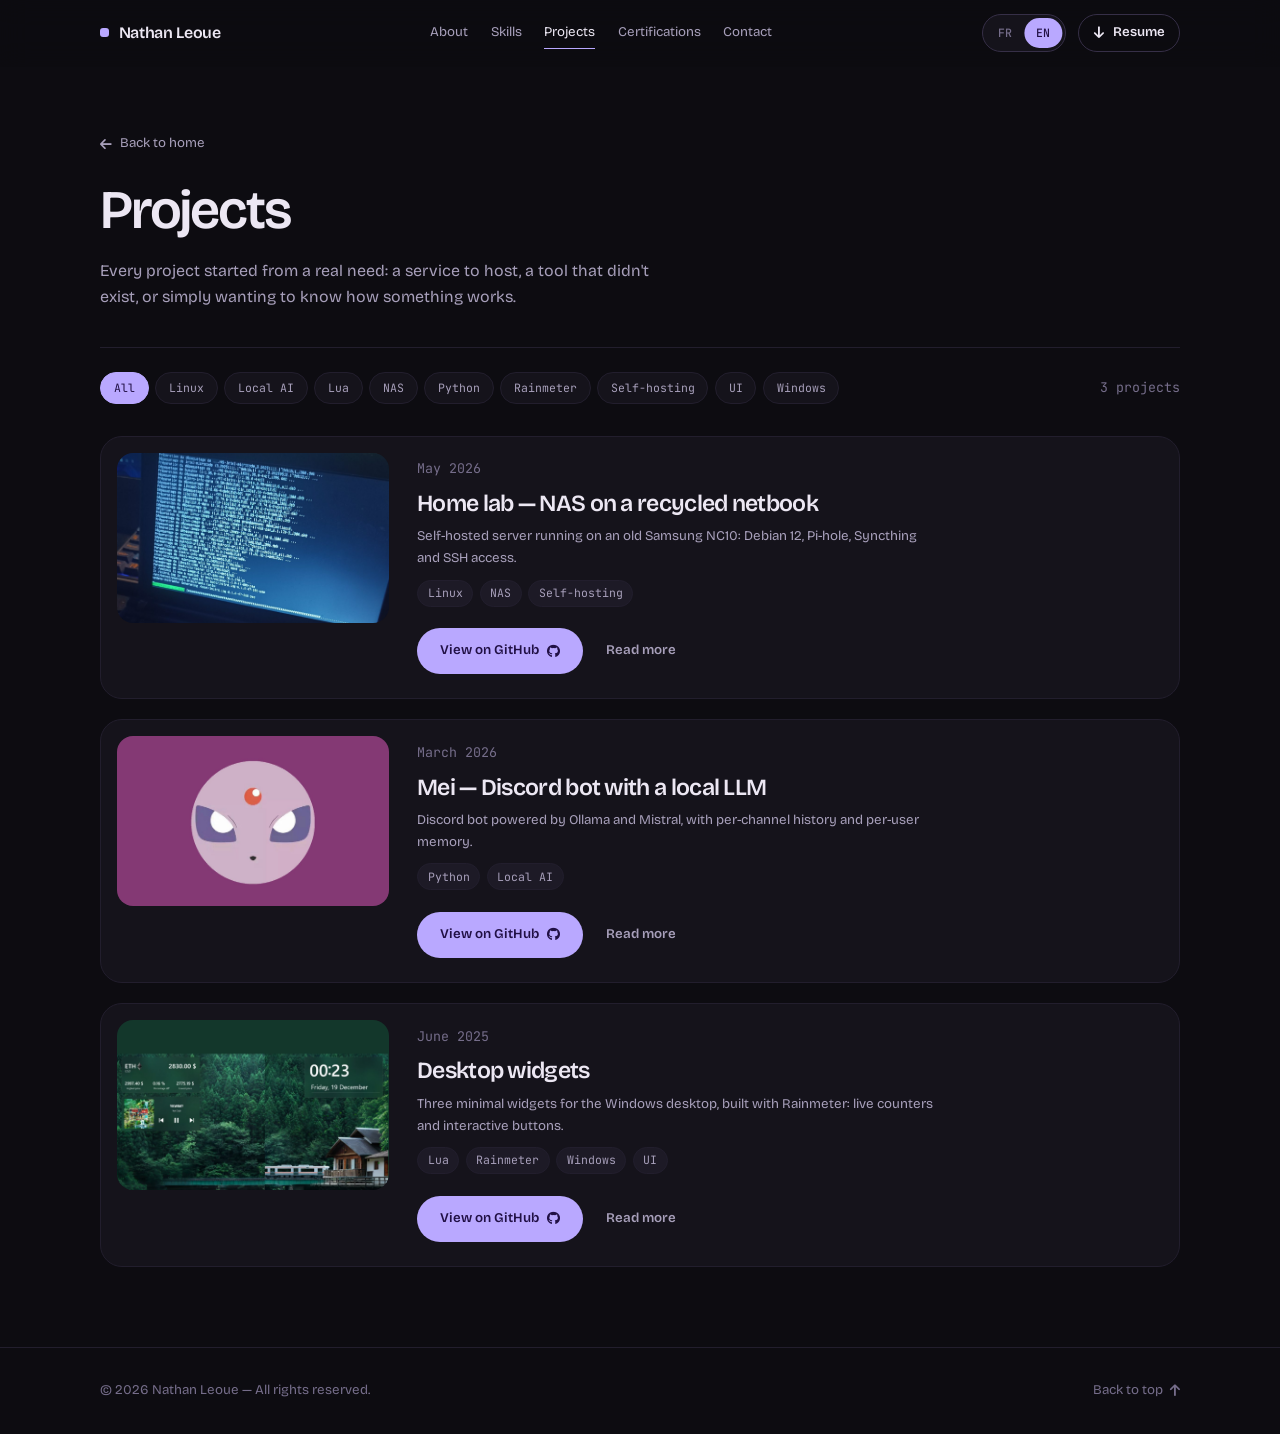
<file: projects.html>
<!DOCTYPE html>
<html lang="fr">
<head>
    <meta charset="UTF-8">
    <meta name="viewport" content="width=device-width, initial-scale=1.0">
    <title>Projets — Nathan Leoue</title>
    <meta name="description" content="Tous les projets de Nathan Leoue : home lab, IA locale, développement web et outils système.">
    <meta name="theme-color" content="#0d0c11">

    <meta property="og:type" content="website">
    <meta property="og:title" content="Projets — Nathan Leoue">
    <meta property="og:description" content="Home lab, IA locale, développement web et outils système.">
    <meta property="og:url" content="https://nathan-leoue.github.io/projects.html">
    <meta property="og:image" content="https://github.com/nathan-leoue.png">

    <link rel="icon" href="https://github.com/nathan-leoue.png">
    <link rel="preconnect" href="https://fonts.googleapis.com">
    <link rel="preconnect" href="https://fonts.gstatic.com" crossorigin>
    <link rel="stylesheet" href="https://fonts.googleapis.com/css2?family=Bricolage+Grotesque:opsz,wght@12..96,300..800&family=JetBrains+Mono:wght@400;500&display=swap">
    <link rel="stylesheet" href="https://cdnjs.cloudflare.com/ajax/libs/font-awesome/6.5.0/css/all.min.css">
    <link rel="stylesheet" href="css/style.css">
</head>

<body data-title-key="meta.titleProjects">
    <a class="skip-link" href="#main" data-i18n="a11y.skip">Aller au contenu</a>

    <header class="topbar">
        <div class="shell topbar-inner">
            <a class="brand" href="index.html" data-i18n-attr="aria-label:nav.home">
                <span class="brand-dot" aria-hidden="true"></span>
                <span class="brand-name">Nathan Leoue</span>
            </a>

            <nav class="nav-links" data-i18n-attr="aria-label:a11y.nav">
                <a href="index.html#about" data-i18n="nav.about"></a>
                <a href="index.html#skills" data-i18n="nav.skills"></a>
                <a href="projects.html" class="is-current" data-i18n="nav.projects"></a>
                <a href="index.html#certifications" data-i18n="nav.certs"></a>
                <a href="index.html#contact" data-i18n="nav.contact"></a>
            </nav>

            <div class="topbar-actions">
                <div class="lang-switch" role="group" data-lang-switch="fr"
                     data-i18n-attr="aria-label:a11y.langGroup">
                    <span class="lang-thumb" aria-hidden="true"></span>
                    <button class="lang-btn" type="button" data-lang="fr" lang="fr">FR</button>
                    <button class="lang-btn" type="button" data-lang="en" lang="en">EN</button>
                </div>

                <a class="btn btn-outline btn-sm" href="assets/cv/cv-nathan-leoue.pdf" download>
                    <i class="fa-solid fa-arrow-down" aria-hidden="true"></i>
                    <span data-i18n="nav.cv"></span>
                </a>
            </div>
        </div>
    </header>

    <main id="main">
        <section class="page-head">
            <div class="shell">
                <a class="back-link" href="index.html">
                    <i class="fa-solid fa-arrow-left" aria-hidden="true"></i>
                    <span data-i18n="nav.backHome"></span>
                </a>
                <h1 class="page-title" data-i18n="projects.title"></h1>
                <p class="page-intro" data-i18n="projects.pageIntro"></p>

                <div class="filter-bar">
                    <!-- Boutons générés par js/projects.js à partir des tags -->
                    <div class="filters" id="projects-filters" role="group"></div>
                    <p class="band-meta mono" id="projects-count"></p>
                </div>
            </div>
        </section>

        <section class="band band-flush">
            <div class="shell">
                <!-- Cartes générées par js/projects.js -->
                <div class="project-list" id="projects-grid"></div>
            </div>
        </section>
    </main>

    <footer class="site-footer">
        <div class="shell footer-inner">
            <p>© <span data-year>2026</span> Nathan Leoue — <span data-i18n="footer.rights"></span></p>
            <p class="footer-note mono" data-i18n="footer.built"></p>
            <a class="footer-top" href="#main">
                <span data-i18n="footer.top"></span>
                <i class="fa-solid fa-arrow-up" aria-hidden="true"></i>
            </a>
        </div>
    </footer>

    <script type="module" src="js/projects.js"></script>
</body>
</html>
</file>
<file: css/style.css>
/* ==========================================================================
   Nathan Leoue — feuille de style
   --------------------------------------------------------------------------
   Sommaire
     01. Tokens (couleurs, typo, espacements)
     02. Base & réinitialisation
     03. Utilitaires
     04. Mise en page (shell, bandes, grille de section)
     05. En-tête, navigation, sélecteur de langue
     06. Boutons
     07. Hero + encadré "neofetch"
     08. Compétences
     09. Projets (cartes, filtres, page dédiée)
     10. Certifications
     11. Contact
     12. Fiche détaillée (modale)
     13. Pied de page
     14. Page 404
     15. Responsive
     16. Préférences d'accessibilité
   ========================================================================== */


/* ==========================================================================
   01. TOKENS
   Une seule source de vérité pour les couleurs. Pour changer l'ambiance du
   site, il suffit de toucher à ce bloc — rien d'autre.
   Palette pensée comme du Material You : les surfaces ne sont pas grises mais
   légèrement teintées de violet, et l'accent est un ton clair posé sur du
   sombre (et non l'inverse).
   ========================================================================== */
:root {
    /* Surfaces, du plus bas au plus haut */
    --surface:        #0d0c11;
    --surface-1:      #15131b;
    --surface-2:      #1d1a26;
    --surface-3:      #262132;

    /* Contours */
    --outline:        #362f47;
    --outline-weak:   #221e2d;

    /* Accent principal */
    --primary:        #b9a8ff;
    --primary-dim:    #6d5cc0;
    --primary-soft:   rgba(185, 168, 255, 0.12);
    --on-primary:     #211045;

    /* Accent secondaire — réservé aux certifications obtenues */
    --accent:         #7fd7c8;
    --accent-soft:    rgba(127, 215, 200, 0.12);

    /* Texte */
    --text:           #ece7f3;
    --text-muted:     #a79fba;
    --text-faint:     #756d8a;

    /* Typographie */
    --font-body: "Bricolage Grotesque", system-ui, -apple-system, "Segoe UI", Roboto, sans-serif;
    --font-mono: "JetBrains Mono", ui-monospace, SFMono-Regular, Menlo, Consolas, monospace;

    /* Échelle typographique (ratio ~1.25) */
    --step--1: 0.833rem;
    --step-0:  1rem;
    --step-1:  1.15rem;
    --step-2:  1.45rem;
    --step-3:  1.9rem;

    /* Formes et mouvements */
    --radius-sm:  10px;
    --radius:     16px;
    --radius-lg:  22px;
    --ease: cubic-bezier(0.4, 0, 0.2, 1);
    --speed: 0.25s;
}


/* ==========================================================================
   02. BASE
   ========================================================================== */
*, *::before, *::after { box-sizing: border-box; }

html {
    scroll-behavior: smooth;
    /* Compense la hauteur de l'en-tête fixe quand on saute vers une ancre. */
    scroll-padding-top: 6rem;
    -webkit-text-size-adjust: 100%;
}

body {
    margin: 0;
    background-color: var(--surface);
    color: var(--text);
    font-family: var(--font-body);
    font-size: var(--step-0);
    line-height: 1.65;
    font-optical-sizing: auto;
    -webkit-font-smoothing: antialiased;
}

body.no-scroll { overflow: hidden; }

h1, h2, h3, h4 {
    margin: 0;
    line-height: 1.15;
    letter-spacing: -0.02em;
    font-weight: 600;
}

p { margin: 0; }

img { max-width: 100%; display: block; }

a { color: inherit; text-decoration: none; }

ul { list-style: none; margin: 0; padding: 0; }

button { font: inherit; color: inherit; }

::selection { background: var(--primary); color: var(--on-primary); }

/* Un seul style de focus pour tout le site, visible au clavier uniquement. */
:focus-visible {
    outline: 2px solid var(--primary);
    outline-offset: 3px;
    border-radius: 4px;
}


/* ==========================================================================
   03. UTILITAIRES
   ========================================================================== */
.mono {
    font-family: var(--font-mono);
    font-size: var(--step--1);
    letter-spacing: 0;
}

/* Visible pour les lecteurs d'écran, invisible à l'œil. */
.visually-hidden {
    position: absolute;
    width: 1px; height: 1px;
    margin: -1px; padding: 0;
    overflow: hidden;
    clip-path: inset(50%);
    white-space: nowrap;
}

/* Premier lien de la page : n'apparaît qu'à la tabulation. */
.skip-link {
    position: absolute;
    top: 0.75rem;
    left: 0.75rem;
    z-index: 200;
    padding: 0.6rem 1rem;
    background: var(--primary);
    color: var(--on-primary);
    border-radius: 999px;
    font-weight: 600;
    transform: translateY(-160%);
    transition: transform var(--speed) var(--ease);
}
.skip-link:focus { transform: translateY(0); }

.empty-state {
    color: var(--text-muted);
    padding: 2rem 0;
}

/* Étiquettes de technologies, partagées par les projets et les compétences. */
.tag-list {
    display: flex;
    flex-wrap: wrap;
    gap: 0.4rem;
}

.tag {
    font-family: var(--font-mono);
    font-size: 0.72rem;
    line-height: 1.6;
    padding: 0.2rem 0.6rem;
    border-radius: 999px;
    background: var(--surface-2);
    border: 1px solid var(--outline-weak);
    color: var(--text-muted);
}


/* ==========================================================================
   04. MISE EN PAGE
   Le site est découpé en "bandes" pleine largeur séparées par un filet fin,
   avec le contenu contraint au centre. Chaque bande est elle-même divisée en
   deux : le titre à gauche, le contenu à droite.
   ========================================================================== */
.shell {
    width: min(1080px, 100% - 3rem);
    margin-inline: auto;
}

.band { border-top: 1px solid var(--outline-weak); }

.band-grid {
    display: grid;
    grid-template-columns: minmax(140px, 190px) minmax(0, 1fr);
    gap: clamp(1.5rem, 4vw, 3.5rem);
    padding-block: clamp(3rem, 7vw, 5rem);
}

.band-flush { border-top: 0; padding-bottom: clamp(3rem, 7vw, 5rem); }

/* La colonne de gauche reste visible pendant qu'on parcourt la section. */
.band-side {
    position: sticky;
    top: 6.5rem;
    align-self: start;
    display: flex;
    flex-direction: column;
    gap: 0.5rem;
}

.band-title {
    font-size: var(--step-3);
    letter-spacing: -0.035em;
}

.band-meta { color: var(--text-faint); }

.band-link {
    color: var(--primary);
    font-weight: 600;
    font-size: var(--step--1);
    display: inline-flex;
    align-items: center;
    gap: 0.45rem;
    margin-top: 0.5rem;
    width: fit-content;
}
.band-link i { transition: transform var(--speed) var(--ease); }
.band-link:hover i { transform: translateX(3px); }

.band-main { min-width: 0; }

.band-intro {
    color: var(--text-muted);
    max-width: 62ch;
    margin-bottom: 1.75rem;
}

.prose p {
    color: var(--text-muted);
    max-width: 68ch;
    font-size: var(--step-1);
}
.prose p + p { margin-top: 1.1rem; }


/* ==========================================================================
   05. EN-TÊTE
   ========================================================================== */
.topbar {
    position: sticky;
    top: 0;
    z-index: 50;
    background: color-mix(in srgb, var(--surface) 82%, transparent);
    backdrop-filter: blur(14px);
    -webkit-backdrop-filter: blur(14px);
    border-bottom: 1px solid transparent;
    transition: border-color var(--speed) var(--ease);
}
.topbar.is-scrolled { border-bottom-color: var(--outline-weak); }

.topbar-inner {
    display: flex;
    align-items: center;
    justify-content: space-between;
    gap: 1.25rem;
    padding-block: 0.85rem;
}

.brand {
    display: inline-flex;
    align-items: center;
    gap: 0.6rem;
    font-weight: 600;
    letter-spacing: -0.02em;
    white-space: nowrap;
}

/* Petit carré d'accent : le repère visuel de la marque. */
.brand-dot {
    width: 9px;
    height: 9px;
    border-radius: 3px;
    background: var(--primary);
    flex-shrink: 0;
}

.nav-links {
    display: flex;
    gap: 1.4rem;
    font-size: var(--step--1);
    color: var(--text-muted);
}

.nav-links a {
    position: relative;
    padding-block: 0.35rem;
    transition: color var(--speed) var(--ease);
}
.nav-links a:hover { color: var(--text); }

/* Trait sous le lien de la section en cours de lecture. */
.nav-links a::after {
    content: "";
    position: absolute;
    left: 0;
    right: 0;
    bottom: 0;
    height: 1px;
    background: var(--primary);
    transform: scaleX(0);
    transition: transform var(--speed) var(--ease);
}
.nav-links a.is-current { color: var(--text); }
.nav-links a.is-current::after { transform: scaleX(1); }

.topbar-actions {
    display: flex;
    align-items: center;
    gap: 0.75rem;
}

/* --- Sélecteur de langue ---------------------------------------------- */
.lang-switch {
    position: relative;
    display: inline-flex;
    padding: 3px;
    background: var(--surface-1);
    border: 1px solid var(--outline);
    border-radius: 999px;
}

.lang-btn {
    position: relative;
    z-index: 1;
    border: 0;
    background: none;
    cursor: pointer;
    font-family: var(--font-mono);
    font-size: 0.72rem;
    font-weight: 500;
    padding: 0.35rem 0.6rem;
    border-radius: 999px;
    color: var(--text-faint);
    transition: color var(--speed) var(--ease);
    min-width: 2.4rem;
}
.lang-btn:hover { color: var(--text); }
.lang-btn.is-active { color: var(--on-primary); }

/* La pastille glisse derrière le bouton actif. */
.lang-thumb {
    position: absolute;
    top: 3px;
    bottom: 3px;
    left: 3px;
    width: calc(50% - 3px);
    border-radius: 999px;
    background: var(--primary);
    transition: transform var(--speed) var(--ease);
}
[data-lang-switch="en"] .lang-thumb { transform: translateX(100%); }


/* ==========================================================================
   06. BOUTONS
   ========================================================================== */
.btn {
    display: inline-flex;
    align-items: center;
    justify-content: center;
    gap: 0.55rem;
    padding: 0.7rem 1.35rem;
    border-radius: 999px;
    border: 1px solid transparent;
    font-size: var(--step--1);
    font-weight: 600;
    cursor: pointer;
    white-space: nowrap;
    transition: background-color var(--speed) var(--ease),
                border-color var(--speed) var(--ease),
                color var(--speed) var(--ease);
}

.btn-primary {
    background: var(--primary);
    color: var(--on-primary);
}
.btn-primary:hover { background: #cec1ff; }

.btn-outline {
    background: transparent;
    border-color: var(--outline);
    color: var(--text);
}
.btn-outline:hover {
    border-color: var(--primary-dim);
    background: var(--primary-soft);
}

.btn-quiet {
    background: transparent;
    color: var(--text-muted);
    padding-inline: 0.9rem;
}
.btn-quiet:hover { color: var(--primary); }

.btn-sm { padding: 0.45rem 0.9rem; }


/* ==========================================================================
   07. HERO
   ========================================================================== */
.hero {
    position: relative;
    overflow: hidden;
    padding-block: clamp(3.5rem, 9vw, 6.5rem);
}

/* Unique effet décoratif du site : une lueur diffuse derrière le titre. */
.hero::before {
    content: "";
    position: absolute;
    top: -40%;
    left: -10%;
    width: 70ch;
    height: 70ch;
    background: radial-gradient(circle, var(--primary-soft) 0%, transparent 62%);
    pointer-events: none;
}

.hero-inner {
    position: relative;
    display: grid;
    grid-template-columns: minmax(0, 1fr) minmax(0, 24rem);
    gap: clamp(2rem, 5vw, 4rem);
    align-items: center;
}

.hero-title {
    font-size: clamp(3rem, 8.5vw, 5.2rem);
    font-weight: 700;
    line-height: 0.94;
    letter-spacing: -0.045em;
    margin-bottom: 1.25rem;
}

.hero-role {
    font-size: var(--step-2);
    color: var(--text);
    max-width: 28ch;
    font-weight: 500;
    letter-spacing: -0.02em;
    line-height: 1.3;
}

.hero-pitch {
    margin-top: 1.25rem;
    color: var(--text-muted);
    max-width: 52ch;
}

.hero-actions {
    display: flex;
    flex-wrap: wrap;
    gap: 0.75rem;
    margin-top: 2rem;
}

/* --- Encadré "neofetch" ------------------------------------------------ */
.fetch {
    background: var(--surface-1);
    border: 1px solid var(--outline);
    border-radius: var(--radius);
    padding: 1.4rem;
}

.fetch-head {
    display: flex;
    align-items: center;
    gap: 1rem;
    margin-bottom: 1.1rem;
}

.fetch-avatar {
    display: block;
    flex-shrink: 0;
    width: 72px;
    height: 72px;
    border-radius: 14px;
    overflow: hidden;
    border: 1px solid var(--outline);
    transition: border-color var(--speed) var(--ease);
}
.fetch-avatar:hover { border-color: var(--primary); }

.fetch-avatar img {
    width: 100%;
    height: 100%;
    object-fit: cover;
}

.fetch-id {
    flex: 1;
    min-width: 0;
}

.fetch-user {
    color: var(--primary);
    font-weight: 500;
}
.fetch-user span { color: var(--text-faint); }

/* Le trait que neofetch dessine sous "utilisateur@machine". */
.fetch-rule {
    display: block;
    height: 1px;
    margin-top: 0.35rem;
    background: var(--outline);
}

.fetch-list {
    margin: 0;
    display: flex;
    flex-direction: column;
    gap: 0.6rem;
}

.fetch-row {
    display: grid;
    /* La colonne des clés s'ajuste à la plus longue, sans jamais écraser
       la colonne des valeurs. */
    grid-template-columns: minmax(4.5rem, auto) minmax(0, 1fr);
    gap: 0.75rem;
    align-items: baseline;
}

.fetch-row dt {
    color: var(--primary);
    white-space: nowrap;
}

.fetch-row dd {
    margin: 0;
    font-size: var(--step--1);
    color: var(--text-muted);
    line-height: 1.5;
    overflow-wrap: anywhere;
}

.fetch-row dd a { border-bottom: 1px solid var(--outline); }
.fetch-row dd a:hover { color: var(--text); border-color: var(--primary); }


/* ==========================================================================
   08. COMPÉTENCES
   ========================================================================== */
.skill-grid {
    display: grid;
    grid-template-columns: repeat(auto-fit, minmax(210px, 1fr));
    gap: 1rem;
}

.skill-card {
    background: var(--surface-1);
    border: 1px solid var(--outline-weak);
    border-radius: var(--radius);
    padding: 1.35rem;
    display: flex;
    flex-direction: column;
    gap: 0.5rem;
    transition: border-color var(--speed) var(--ease);
}
.skill-card:hover { border-color: var(--outline); }

.skill-card h3 {
    display: flex;
    align-items: center;
    gap: 0.6rem;
    font-size: var(--step-1);
}
.skill-card h3 i {
    color: var(--primary);
    font-size: 0.85em;
}

.skill-note {
    font-size: var(--step--1);
    color: var(--text-faint);
    margin-bottom: 0.5rem;
}


/* ==========================================================================
   09. PROJETS
   ========================================================================== */
.project-list {
    display: flex;
    flex-direction: column;
    gap: 1.25rem;
}

.project-card {
    display: grid;
    grid-template-columns: minmax(0, 17rem) minmax(0, 1fr);
    gap: clamp(1rem, 2.5vw, 1.75rem);
    background: var(--surface-1);
    border: 1px solid var(--outline-weak);
    border-radius: var(--radius-lg);
    padding: 1rem;
    transition: border-color var(--speed) var(--ease);
}
.project-card:hover { border-color: var(--outline); }

/* L'image est un bouton : elle ouvre la fiche détaillée. */
.project-visual {
    position: relative;
    padding: 0;
    border: 0;
    background: var(--surface-2);
    border-radius: var(--radius);
    overflow: hidden;
    cursor: zoom-in;
    aspect-ratio: 16 / 10;
}

.project-visual img {
    width: 100%;
    height: 100%;
    object-fit: cover;
    transition: transform 0.5s var(--ease);
}
.project-visual:hover img { transform: scale(1.04); }

.project-visual-fallback {
    display: grid;
    place-items: center;
    height: 100%;
    font-size: 3rem;
    font-weight: 700;
    color: var(--primary-dim);
}

.project-body {
    display: flex;
    flex-direction: column;
    gap: 0.6rem;
    padding: 0.35rem 0.5rem 0.5rem 0;
}

.project-date { color: var(--text-faint); }

.project-title {
    font-size: var(--step-2);
    letter-spacing: -0.03em;
}

.project-desc {
    color: var(--text-muted);
    font-size: var(--step--1);
    max-width: 58ch;
}

.project-actions {
    display: flex;
    flex-wrap: wrap;
    gap: 0.5rem;
    margin-top: auto;
    padding-top: 0.75rem;
}

/* --- Page projets ------------------------------------------------------ */
.page-head { padding-block: clamp(2.5rem, 6vw, 4rem) 2rem; }

.back-link {
    display: inline-flex;
    align-items: center;
    gap: 0.5rem;
    color: var(--text-muted);
    font-size: var(--step--1);
    margin-bottom: 1.5rem;
}
.back-link:hover { color: var(--primary); }
.back-link i { transition: transform var(--speed) var(--ease); }
.back-link:hover i { transform: translateX(-3px); }

.page-title {
    font-size: clamp(2.4rem, 6vw, 3.4rem);
    letter-spacing: -0.04em;
}

.page-intro {
    margin-top: 1rem;
    color: var(--text-muted);
    max-width: 58ch;
}

.filter-bar {
    display: flex;
    align-items: center;
    justify-content: space-between;
    flex-wrap: wrap;
    gap: 1rem;
    margin-top: 2.25rem;
    padding-top: 1.5rem;
    border-top: 1px solid var(--outline-weak);
}

.filters {
    display: flex;
    flex-wrap: wrap;
    gap: 0.4rem;
}

.filter {
    border: 1px solid var(--outline-weak);
    background: var(--surface-1);
    color: var(--text-muted);
    font-family: var(--font-mono);
    font-size: 0.72rem;
    padding: 0.35rem 0.8rem;
    border-radius: 999px;
    cursor: pointer;
    transition: color var(--speed) var(--ease),
                border-color var(--speed) var(--ease),
                background-color var(--speed) var(--ease);
}
.filter:hover { color: var(--text); border-color: var(--outline); }
.filter.is-active {
    background: var(--primary);
    border-color: var(--primary);
    color: var(--on-primary);
}


/* ==========================================================================
   10. CERTIFICATIONS
   ========================================================================== */
.cert-list {
    display: flex;
    flex-direction: column;
    gap: 0.75rem;
}

.cert-card {
    display: flex;
    justify-content: space-between;
    align-items: flex-start;
    gap: 1.5rem;
    background: var(--surface-1);
    border: 1px solid var(--outline-weak);
    border-left: 3px solid var(--outline);
    border-radius: var(--radius);
    padding: 1.15rem 1.35rem;
    transition: border-color var(--speed) var(--ease);
}

.cert-main {
    display: flex;
    flex-direction: column;
    gap: 0.3rem;
    min-width: 0;
}

.cert-title { font-size: var(--step-1); }

.cert-issuer {
    color: var(--text-muted);
    font-size: var(--step--1);
}

.cert-main .tag-list { margin-top: 0.4rem; }

.cert-side {
    display: flex;
    flex-direction: column;
    align-items: flex-end;
    gap: 0.35rem;
    text-align: right;
    flex-shrink: 0;
}

.cert-status {
    font-family: var(--font-mono);
    font-size: 0.7rem;
    padding: 0.2rem 0.65rem;
    border-radius: 999px;
    border: 1px solid currentColor;
}

.cert-date { color: var(--text-faint); }

.cert-link {
    font-size: var(--step--1);
    color: var(--primary);
    display: inline-flex;
    align-items: center;
    gap: 0.4rem;
}
.cert-link:hover { text-decoration: underline; }

/* Couleur de statut : appliquée au filet gauche et à la pastille. */
.cert-obtained { border-left-color: var(--accent); }
.cert-obtained .cert-status { color: var(--accent); background: var(--accent-soft); }

.cert-progress { border-left-color: var(--primary); }
.cert-progress .cert-status { color: var(--primary); background: var(--primary-soft); }

.cert-planned { border-left-color: var(--outline); }
.cert-planned .cert-status { color: var(--text-faint); }


/* ==========================================================================
   11. CONTACT
   ========================================================================== */
.contact-list {
    border-top: 1px solid var(--outline-weak);
    max-width: 44rem;
}

.contact-list li { border-bottom: 1px solid var(--outline-weak); }

.contact-list a {
    display: grid;
    grid-template-columns: 1.5rem 9.5rem minmax(0, 1fr) 1rem;
    align-items: center;
    gap: 1rem;
    padding: 1.05rem 0.5rem;
    transition: background-color var(--speed) var(--ease),
                padding-left var(--speed) var(--ease);
}
.contact-list a:hover {
    background: var(--surface-1);
    padding-left: 1rem;
}

.contact-list i:first-child {
    color: var(--primary);
    font-size: 1.05rem;
}

.contact-label { font-weight: 500; }

.contact-value {
    color: var(--text-muted);
    overflow-wrap: anywhere;
}

.contact-arrow {
    color: var(--text-faint);
    transition: transform var(--speed) var(--ease), color var(--speed) var(--ease);
}
.contact-list a:hover .contact-arrow {
    color: var(--primary);
    transform: translateX(3px);
}


/* ==========================================================================
   12. FICHE DÉTAILLÉE (MODALE)
   ========================================================================== */
.modal {
    position: fixed;
    inset: 0;
    z-index: 100;
    display: grid;
    place-items: center;
    padding: 1.25rem;
}
/* Sans cette règle, `display: grid` annulerait l'attribut hidden. */
.modal[hidden] { display: none; }

.modal-backdrop {
    position: absolute;
    inset: 0;
    background: rgba(8, 7, 12, 0.72);
    backdrop-filter: blur(6px);
    -webkit-backdrop-filter: blur(6px);
}

.modal-panel {
    position: relative;
    width: min(46rem, 100%);
    max-height: min(88vh, 50rem);
    overflow-y: auto;
    background: var(--surface-1);
    border: 1px solid var(--outline);
    border-radius: var(--radius-lg);
    box-shadow: 0 30px 80px rgba(0, 0, 0, 0.55);
    animation: modal-in 0.22s var(--ease);
}

@keyframes modal-in {
    from { opacity: 0; transform: translateY(12px) scale(0.985); }
    to   { opacity: 1; transform: none; }
}

.modal-close {
    position: absolute;
    top: 0.9rem;
    right: 0.9rem;
    z-index: 2;
    width: 2.25rem;
    height: 2.25rem;
    display: grid;
    place-items: center;
    border-radius: 50%;
    border: 1px solid var(--outline);
    background: color-mix(in srgb, var(--surface) 75%, transparent);
    backdrop-filter: blur(6px);
    color: var(--text);
    cursor: pointer;
    transition: background-color var(--speed) var(--ease);
}
.modal-close:hover { background: var(--surface-3); }

.modal-visual {
    height: 14rem;
    background: var(--surface-2);
    overflow: hidden;
}
.modal-visual img { width: 100%; height: 100%; object-fit: cover; }

.modal-content {
    padding: 1.6rem clamp(1.25rem, 3vw, 2.25rem) 2rem;
    display: flex;
    flex-direction: column;
    gap: 0.75rem;
    align-items: flex-start;
}

.modal-date { color: var(--text-faint); }

.modal-title {
    font-size: var(--step-3);
    letter-spacing: -0.035em;
}

.modal-text {
    color: var(--text-muted);
    max-width: 62ch;
}

.modal-stack-label {
    margin-top: 0.75rem;
    font-size: var(--step--1);
    color: var(--text-faint);
}

.modal-link { margin-top: 1rem; }


/* ==========================================================================
   13. PIED DE PAGE
   ========================================================================== */
.site-footer {
    border-top: 1px solid var(--outline-weak);
    padding-block: 2rem;
    color: var(--text-faint);
    font-size: var(--step--1);
}

.footer-inner {
    display: flex;
    flex-wrap: wrap;
    align-items: center;
    justify-content: space-between;
    gap: 0.75rem 1.5rem;
}

.footer-note { color: var(--text-faint); }

.footer-top {
    display: inline-flex;
    align-items: center;
    gap: 0.45rem;
}
.footer-top:hover { color: var(--primary); }
.footer-top i { transition: transform var(--speed) var(--ease); }
.footer-top:hover i { transform: translateY(-3px); }


/* ==========================================================================
   14. PAGE 404
   ========================================================================== */
.notfound {
    min-height: 68vh;
    display: grid;
    place-items: center;
    text-align: center;
    padding-block: 4rem;
}

.notfound-code {
    font-family: var(--font-mono);
    font-size: clamp(4rem, 16vw, 8rem);
    color: var(--primary);
    line-height: 1;
    letter-spacing: -0.04em;
}

.notfound h1 {
    font-size: var(--step-3);
    margin-top: 1rem;
}

.notfound p {
    color: var(--text-muted);
    max-width: 40ch;
    margin: 1rem auto 2rem;
}


/* ==========================================================================
   15. RESPONSIVE
   ========================================================================== */
@media (max-width: 960px) {
    .hero-inner { grid-template-columns: minmax(0, 1fr); }
    .fetch { max-width: 30rem; }

    .band-grid {
        grid-template-columns: minmax(0, 1fr);
        gap: 1.5rem;
    }

    .band-side {
        position: static;
        flex-direction: row;
        align-items: baseline;
        flex-wrap: wrap;
        gap: 0.75rem 1rem;
    }
    .band-link { margin-top: 0; }
}

@media (max-width: 820px) {
    .topbar-inner {
        flex-wrap: wrap;
        row-gap: 0.5rem;
    }

    .nav-links {
        order: 3;
        width: 100%;
        gap: 1.1rem;
        padding-bottom: 0.4rem;
        overflow-x: auto;
        scrollbar-width: none;
    }
    .nav-links::-webkit-scrollbar { display: none; }
    .nav-links a { white-space: nowrap; }
}

@media (max-width: 640px) {
    .shell { width: min(1080px, 100% - 2rem); }

    .project-card { grid-template-columns: minmax(0, 1fr); }
    .project-visual { aspect-ratio: 16 / 9; }
    .project-body { padding: 0 0.5rem 0.5rem; }

    .cert-card {
        flex-direction: column;
        gap: 0.9rem;
    }
    .cert-side {
        flex-direction: row;
        align-items: center;
        gap: 0.75rem;
        flex-wrap: wrap;
    }

    .contact-list a {
        grid-template-columns: 1.5rem minmax(0, 1fr) 1rem;
        row-gap: 0.15rem;
    }
    .contact-label { grid-column: 2; }
    .contact-value { grid-column: 2; }
    .contact-arrow { grid-column: 3; grid-row: 1 / span 2; }

    .hero-role { max-width: none; }
}

@media (max-width: 380px) {
    .brand-name { font-size: var(--step--1); }
    .hero-actions .btn { width: 100%; }
}


/* ==========================================================================
   16. PRÉFÉRENCES D'ACCESSIBILITÉ
   Respecte le réglage système « réduire les animations ».
   ========================================================================== */
@media (prefers-reduced-motion: reduce) {
    html { scroll-behavior: auto; }

    *, *::before, *::after {
        animation-duration: 0.01ms !important;
        animation-iteration-count: 1 !important;
        transition-duration: 0.01ms !important;
    }
}
</file>
